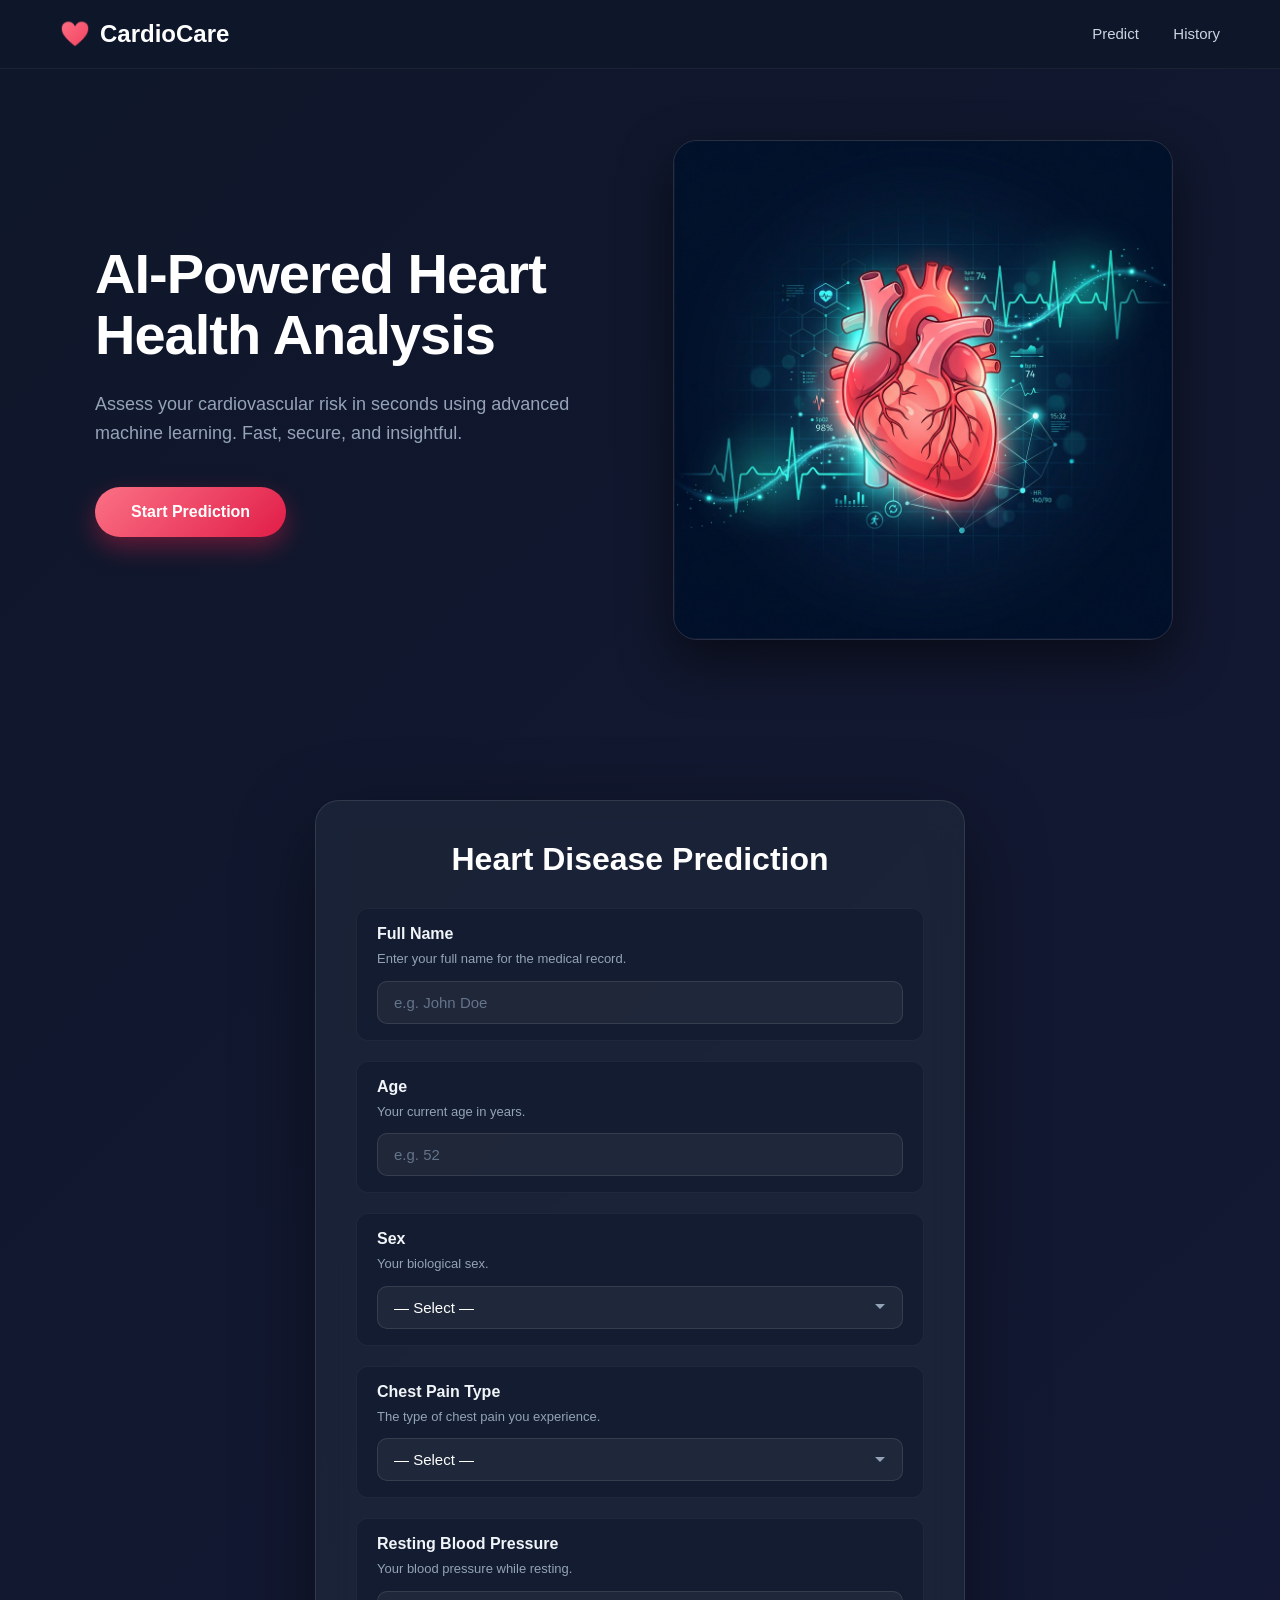
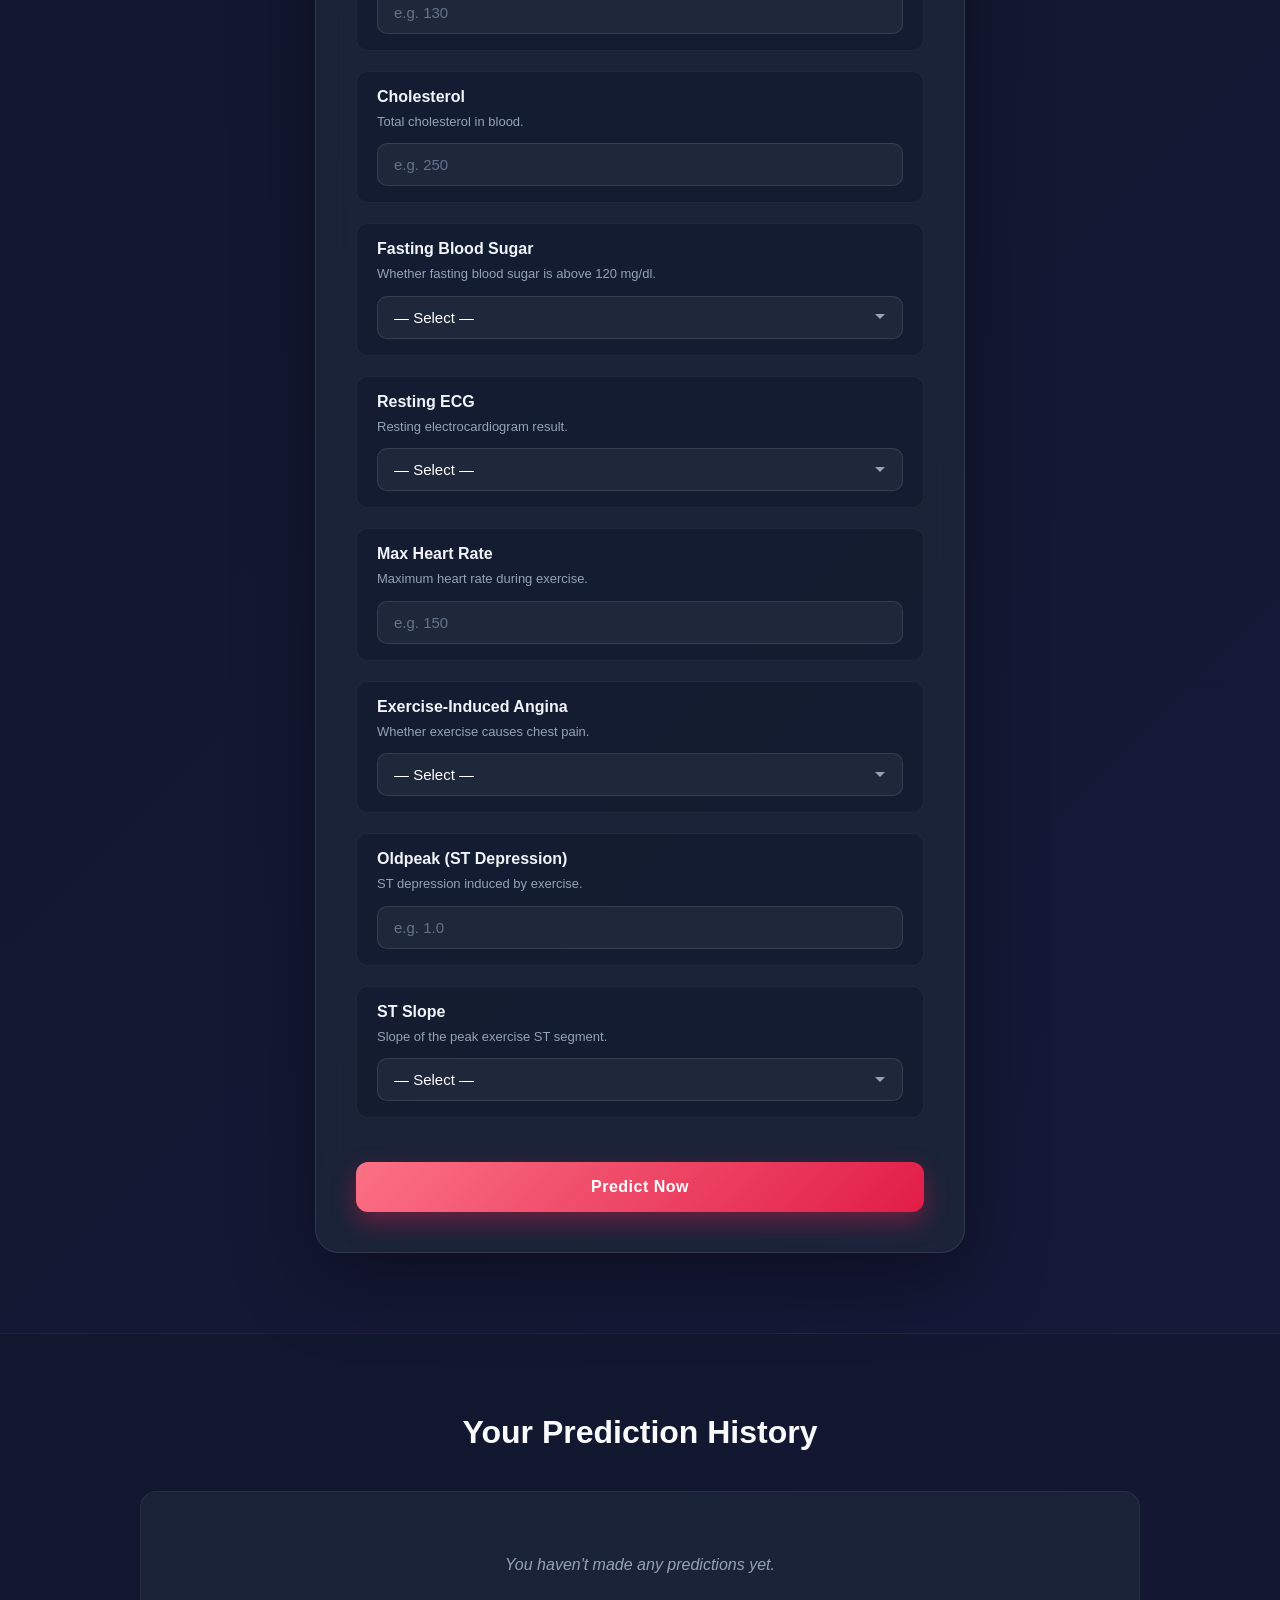
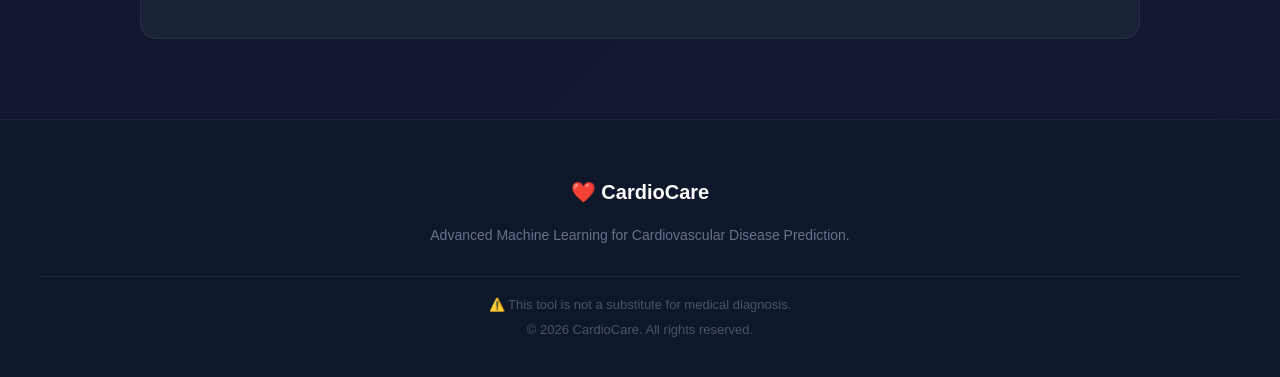
<file: templates/index.html>
<!DOCTYPE html>
<html lang="en">

<head>
  <meta charset="UTF-8">
  <meta name="viewport" content="width=device-width, initial-scale=1.0">
  <title>CardioCare | Advanced Heart Disease Prediction</title>
  <link rel="stylesheet" href="/static/style.css">

  <style>
    .alert-popup {
      display: none;
      position: fixed;
      top: 20px;
      left: 50%;
      transform: translateX(-50%);
      background-color: #f43f5e;
      color: white;
      padding: 15px 25px;
      border-radius: 8px;
      box-shadow: 0 4px 12px rgba(0, 0, 0, 0.3);
      z-index: 1000;
      font-size: 14px;
      font-weight: 500;
      animation: slideDown 0.3s ease-out;
      max-width: 90%;
      text-align: center;
    }

    .alert-popup.show {
      display: block;
    }

    @keyframes slideDown {
      from {
        opacity: 0;
        transform: translateX(-50%) translateY(-20px);
      }

      to {
        opacity: 1;
        transform: translateX(-50%) translateY(0);
      }
    }
  </style>
</head>

<body>

  <!-- HEADER -->
  <header>
    <div class="header-container">
      <a href="/" class="logo"><span>❤️</span> CardioCare</a>

      <nav>
        <a href="#predict">Predict</a>
        <a href="#history">History</a>
      </nav>
    </div>
  </header>

  <!-- HERO -->
  <section class="hero">
    <div class="hero-content">
      <h1>AI-Powered Heart Health Analysis</h1>

      <p>
        Assess your cardiovascular risk in seconds using advanced
        machine learning. Fast, secure, and insightful.
      </p>

      <a href="#predict" class="btn-primary">Start Prediction</a>
    </div>

    <div class="hero-image">
      <img src="/static/heart_hero.png" alt="Medical Technology Heart">
    </div>
  </section>

  <div id="alert" class="alert-popup"></div>

  <!-- PREDICTION -->
  <section id="predict" class="prediction-section">

    <div class="form-container">

      <h2>Heart Disease Prediction</h2>

      <form id="form">

        <!-- FULL NAME -->
        <div class="field-group">
          <div class="field-header">
            <h3>Full Name</h3>
            <p class="field-desc">
              Enter your full name for the medical record.
            </p>
          </div>

          <input
            id="patientName"
            placeholder="e.g. John Doe"
            type="text"
            data-label="Name"
          >
        </div>

        <!-- AGE -->
        <div class="field-group">
          <div class="field-header">
            <h3>Age</h3>
            <p class="field-desc">
              Your current age in years.
            </p>
          </div>

          <input
            name="age"
            placeholder="e.g. 52"
            type="number"
            min="0"
            max="120"
            data-label="Age"
          >
        </div>

        <!-- SEX -->
        <div class="field-group">
          <div class="field-header">
            <h3>Sex</h3>
            <p class="field-desc">
              Your biological sex.
            </p>
          </div>

          <select name="sex" data-label="Sex">
            <option value="" disabled selected>— Select —</option>
            <option value="1">Male</option>
            <option value="0">Female</option>
          </select>
        </div>

        <!-- CHEST PAIN TYPE -->
        <div class="field-group">
          <div class="field-header">
            <h3>Chest Pain Type</h3>
            <p class="field-desc">
              The type of chest pain you experience.
            </p>
          </div>

          <select name="chest pain type" data-label="Chest Pain Type">
            <option value="" disabled selected>— Select —</option>
            <option value="0">Typical Angina</option>
            <option value="1">Atypical Angina</option>
            <option value="2">Non-Anginal Pain</option>
            <option value="3">Asymptomatic (No Pain)</option>
          </select>
        </div>

        <!-- RESTING BP -->
        <div class="field-group">
          <div class="field-header">
            <h3>Resting Blood Pressure</h3>
            <p class="field-desc">
              Your blood pressure while resting.
            </p>
          </div>

          <input
            name="resting bp s"
            placeholder="e.g. 130"
            type="number"
            min="80"
            max="200"
            data-label="Resting Blood Pressure"
          >
        </div>

        <!-- CHOLESTEROL -->
        <div class="field-group">
          <div class="field-header">
            <h3>Cholesterol</h3>
            <p class="field-desc">
              Total cholesterol in blood.
            </p>
          </div>

          <input
            name="cholesterol"
            placeholder="e.g. 250"
            type="number"
            min="100"
            max="500"
            data-label="Cholesterol"
          >
        </div>

        <!-- FASTING BLOOD SUGAR -->
        <div class="field-group">
          <div class="field-header">
            <h3>Fasting Blood Sugar</h3>
            <p class="field-desc">
              Whether fasting blood sugar is above 120 mg/dl.
            </p>
          </div>

          <select
            name="fasting blood sugar"
            data-label="Fasting Blood Sugar"
          >
            <option value="" disabled selected>— Select —</option>
            <option value="1">Yes (> 120 mg/dl)</option>
            <option value="0">No (≤ 120 mg/dl)</option>
          </select>
        </div>

        <!-- RESTING ECG -->
        <div class="field-group">
          <div class="field-header">
            <h3>Resting ECG</h3>
            <p class="field-desc">
              Resting electrocardiogram result.
            </p>
          </div>

          <select
            name="resting ecg"
            data-label="Resting ECG"
          >
            <option value="" disabled selected>— Select —</option>
            <option value="0">Normal</option>
            <option value="1">ST-T Wave Abnormality</option>
            <option value="2">Left Ventricular Hypertrophy</option>
          </select>
        </div>

        <!-- MAX HEART RATE -->
        <div class="field-group">
          <div class="field-header">
            <h3>Max Heart Rate</h3>
            <p class="field-desc">
              Maximum heart rate during exercise.
            </p>
          </div>

          <input
            name="max heart rate"
            placeholder="e.g. 150"
            type="number"
            min="60"
            max="202"
            data-label="Max Heart Rate"
          >
        </div>

        <!-- EXERCISE ANGINA -->
        <div class="field-group">
          <div class="field-header">
            <h3>Exercise-Induced Angina</h3>
            <p class="field-desc">
              Whether exercise causes chest pain.
            </p>
          </div>

          <select
            name="exercise angina"
            data-label="Exercise-Induced Angina"
          >
            <option value="" disabled selected>— Select —</option>
            <option value="1">Yes</option>
            <option value="0">No</option>
          </select>
        </div>

        <!-- OLDPEAK -->
        <div class="field-group">
          <div class="field-header">
            <h3>Oldpeak (ST Depression)</h3>
            <p class="field-desc">
              ST depression induced by exercise.
            </p>
          </div>

          <input
            name="oldpeak"
            placeholder="e.g. 1.0"
            type="number"
            step="0.1"
            min="0"
            max="6.2"
            data-label="Oldpeak"
          >
        </div>

        <!-- ST SLOPE -->
        <div class="field-group">
          <div class="field-header">
            <h3>ST Slope</h3>
            <p class="field-desc">
              Slope of the peak exercise ST segment.
            </p>
          </div>

          <select
            name="ST slope"
            data-label="ST Slope"
          >
            <option value="" disabled selected>— Select —</option>
            <option value="0">Upsloping (Normal)</option>
            <option value="1">Flat</option>
            <option value="2">Downsloping</option>
          </select>
        </div>

        <!-- SUBMIT -->
        <button type="submit" class="submit-btn">
          Predict Now
        </button>

      </form>
    </div>
  </section>

  <!-- HISTORY -->
  <section id="history" class="history-section">

    <div class="history-container">

      <h2>Your Prediction History</h2>

      <div class="table-wrapper">

        <table id="historyTable">

          <thead>
            <tr>
              <th>Date</th>
              <th>Name</th>
              <th>Age</th>
              <th>Sex</th>
              <th>Risk Level</th>
              <th>Probability</th>
            </tr>
          </thead>

          <tbody id="historyBody"></tbody>

        </table>

        <div id="emptyHistory" style="display: none;">
          You haven't made any predictions yet.
        </div>

      </div>
    </div>
  </section>

  <!-- FOOTER -->
  <footer>

    <div class="footer-container">

      <div class="footer-logo">
        <span>❤️</span> CardioCare
      </div>

      <p class="footer-desc">
        Advanced Machine Learning for Cardiovascular Disease Prediction.
      </p>

      <div class="footer-bottom">

        <p>
          ⚠️ This tool is not a substitute for medical diagnosis.
        </p>

        <p style="margin-top: 10px;">
          &copy; 2026 CardioCare. All rights reserved.
        </p>

      </div>
    </div>
  </footer>

  <script>

    // ALERTS

    let alertTimeout;

    const alertPopup = document.getElementById('alert');

    function showAlert(message) {

      alertPopup.textContent = message;

      alertPopup.classList.add('show');

      clearTimeout(alertTimeout);

      alertTimeout = setTimeout(() => {

        alertPopup.classList.remove('show');

      }, 3000);
    }

    // VALIDATION

    function validateInput(input) {

      const value = parseFloat(input.value);

      const min = parseFloat(input.min);

      const max = parseFloat(input.max);

      const label = input.dataset.label || input.name;

      if (input.value === '') {

        input.classList.remove('error');

        return true;
      }

      if (isNaN(value)) {

        input.classList.add('error');

        showAlert(`${label} must be a valid number`);

        return false;
      }

      if (value < min) {

        input.classList.add('error');

        showAlert(`${label} cannot be less than ${min}`);

        return false;
      }

      if (value > max) {

        input.classList.add('error');

        showAlert(`${label} cannot be greater than ${max}`);

        return false;
      }

      input.classList.remove('error');

      return true;
    }

    const inputs = document.querySelectorAll('input[type="number"]');

    const selects = document.querySelectorAll('select');

    inputs.forEach(input => {

      input.addEventListener('blur', function () {

        if (this.value !== '') validateInput(this);

      });

      input.addEventListener('input', function () {

        this.classList.remove('error');

      });
    });

    selects.forEach(sel => {

      sel.addEventListener('change', function () {

        this.classList.remove('error');

      });
    });

    // HISTORY

    function loadHistory() {

      const history = JSON.parse(
        localStorage.getItem('cardioHistory') || '[]'
      );

      const tbody = document.getElementById('historyBody');

      const emptyMsg = document.getElementById('emptyHistory');

      const table = document.getElementById('historyTable');

      if (history.length === 0) {

        table.style.display = 'none';

        emptyMsg.style.display = 'block';

        return;
      }

      table.style.display = 'table';

      emptyMsg.style.display = 'none';

      tbody.innerHTML = '';

      history.forEach(item => {

        const row = document.createElement('tr');

        let badgeClass = 'badge-low';

        let riskText = 'Low';

        const prob = parseFloat(item.probability);

        if (prob >= 60) {

          badgeClass = 'badge-high';

          riskText = 'High';

        }

        else if (prob >= 30) {

          badgeClass = 'badge-mild';

          riskText = 'Mild';
        }

        row.innerHTML = `
          <td>${item.date}</td>
          <td>${item.name || 'N/A'}</td>
          <td>${item.age}</td>
          <td>${item.sex}</td>
          <td><span class="badge ${badgeClass}">${riskText} Risk</span></td>
          <td>${item.probability}</td>
        `;

        tbody.appendChild(row);
      });
    }

    document.addEventListener('DOMContentLoaded', loadHistory);

    // SUBMIT

    document.getElementById("form").onsubmit = async function (e) {

      e.preventDefault();

      let isValid = true;

      const nameInput = document.getElementById('patientName');

      if (nameInput.value.trim() === '') {

        nameInput.classList.add('error');

        isValid = false;

      } else {

        nameInput.classList.remove('error');
      }

      inputs.forEach(input => {

        if (input.value === '') {

          input.classList.add('error');

          isValid = false;

        } else if (!validateInput(input)) {

          isValid = false;
        }
      });

      selects.forEach(sel => {

        if (!sel.value) {

          sel.classList.add('error');

          isValid = false;
        }
      });

      if (!isValid) {

        showAlert(
          'Please correctly fill in all fields before submitting'
        );

        return;
      }

      const formData = new FormData(this);

      try {

        const response = await fetch("/predict", {
          method: "POST",
          body: formData
        });

        const data = await response.json();

        const probabilityPercent =
          (data.probability * 100).toFixed(1);

        const record = {

          date:
            new Date().toLocaleDateString()
            + ' '
            + new Date().toLocaleTimeString([], {
              hour: '2-digit',
              minute: '2-digit'
            }),

          name: nameInput.value.trim(),

          age: formData.get('age'),

          sex:
            formData.get('sex') === '1'
              ? 'Male'
              : 'Female',

          prediction: data.prediction,

          probability: probabilityPercent + '%'
        };

        const history = JSON.parse(
          localStorage.getItem('cardioHistory') || '[]'
        );

        history.unshift(record);

        localStorage.setItem(
          'cardioHistory',
          JSON.stringify(history)
        );

        window.location.href =
          "/recommendations?probability="
          + data.probability.toFixed(4)
          + "&prediction="
          + data.prediction
          + "&name="
          + encodeURIComponent(nameInput.value.trim());

      } catch (error) {

        showAlert(
          'An error occurred while making the prediction.'
        );
      }
    };

  </script>

</body>

</html>
</file>
<file: static/style.css>
/* ====== BASE RESET ====== */
* {
    margin: 0;
    padding: 0;
    box-sizing: border-box;
}

html {
    scroll-behavior: smooth;
}

body {
    font-family: 'Segoe UI', Roboto, Helvetica, Arial, sans-serif;
    /* Premium dark animated gradient background */
    background: linear-gradient(135deg, #0f172a 0%, #1e1b4b 50%, #312e81 100%);
    background-size: 400% 400%;
    animation: gradientShift 15s ease infinite;
    color: #f8fafc;
    min-height: 100vh;
    display: flex;
    flex-direction: column;
}

@keyframes gradientShift {
    0% {
        background-position: 0% 50%;
    }

    50% {
        background-position: 100% 50%;
    }

    100% {
        background-position: 0% 50%;
    }
}

/* ====== HEADER ====== */
header {
    background: rgba(15, 23, 42, 0.85);
    backdrop-filter: blur(12px);
    -webkit-backdrop-filter: blur(12px);
    position: fixed;
    width: 100%;
    top: 0;
    z-index: 1000;
    border-bottom: 1px solid rgba(255, 255, 255, 0.05);
}

.header-container {
    max-width: 1200px;
    margin: 0 auto;
    padding: 20px;
    display: flex;
    justify-content: space-between;
    align-items: center;
}

.logo {
    font-size: 24px;
    font-weight: 800;
    color: #fff;
    display: flex;
    align-items: center;
    gap: 10px;
    text-decoration: none;
}

.logo span {
    background: linear-gradient(135deg, #fb7185, #f43f5e);
    -webkit-background-clip: text;
    -webkit-text-fill-color: transparent;
}

nav a {
    color: #cbd5e1;
    text-decoration: none;
    margin-left: 30px;
    font-weight: 500;
    font-size: 15px;
    transition: all 0.3s ease;
}

nav a:hover {
    color: #fb7185;
}

/* ====== HERO SECTION ====== */
.hero {
    display: flex;
    align-items: center;
    justify-content: space-between;
    max-width: 1200px;
    margin: 120px auto 60px;
    padding: 0 20px;
    min-height: 60vh;
    gap: 40px;
}

.hero-content {
    flex: 1;
    max-width: 550px;
    animation: slideRight 1s ease-out;
}

.hero-content h1 {
    font-size: 56px;
    line-height: 1.1;
    margin-bottom: 24px;
    color: #ffffff;
    font-weight: 800;
    letter-spacing: -1px;
}

.hero-content p {
    font-size: 18px;
    color: #94a3b8;
    margin-bottom: 40px;
    line-height: 1.6;
}

.btn-primary {
    display: inline-block;
    padding: 16px 36px;
    background: linear-gradient(135deg, #fb7185, #e11d48);
    color: #fff;
    text-decoration: none;
    border-radius: 50px;
    font-weight: 700;
    font-size: 16px;
    box-shadow: 0 10px 25px rgba(225, 29, 72, 0.4);
    transition: all 0.3s ease;
}

.btn-primary:hover {
    transform: translateY(-3px);
    box-shadow: 0 15px 35px rgba(225, 29, 72, 0.6);
}

.hero-image {
    flex: 1;
    display: flex;
    justify-content: center;
    animation: slideLeft 1s ease-out;
}

.hero-image img {
    max-width: 100%;
    width: 500px;
    border-radius: 24px;
    animation: float 6s ease-in-out infinite;
    box-shadow: 0 20px 50px rgba(0, 0, 0, 0.5);
    border: 1px solid rgba(255, 255, 255, 0.1);
}

@keyframes float {

    0%,
    100% {
        transform: translateY(0);
    }

    50% {
        transform: translateY(-20px);
    }
}

@keyframes slideRight {
    from {
        opacity: 0;
        transform: translateX(-40px);
    }

    to {
        opacity: 1;
        transform: translateX(0);
    }
}

@keyframes slideLeft {
    from {
        opacity: 0;
        transform: translateX(40px);
    }

    to {
        opacity: 1;
        transform: translateX(0);
    }
}

/* ====== PREDICTION FORM SECTION ====== */
.prediction-section {
    padding: 80px 20px;
    display: flex;
    justify-content: center;
    position: relative;
}

.form-container {
    background: rgba(30, 41, 59, 0.7);
    backdrop-filter: blur(16px);
    -webkit-backdrop-filter: blur(16px);
    padding: 40px;
    border-radius: 24px;
    width: 650px;
    max-width: 100%;
    box-shadow: 0 25px 80px rgba(0, 0, 0, 0.4);
    border: 1px solid rgba(255, 255, 255, 0.1);
}

.form-container h2 {
    text-align: center;
    margin-bottom: 30px;
    font-size: 32px;
    color: #ffffff;
    font-weight: 700;
}

.field-group {
    margin-bottom: 20px;
    padding: 16px 20px;
    border-radius: 12px;
    background: rgba(15, 23, 42, 0.5);
    border: 1px solid rgba(255, 255, 255, 0.05);
    transition: all 0.3s ease;
}

.field-group:hover {
    border-color: rgba(251, 113, 133, 0.4);
    background: rgba(15, 23, 42, 0.8);
    transform: translateX(4px);
}

.field-header h3 {
    font-size: 16px;
    font-weight: 600;
    color: #f1f5f9;
    margin-bottom: 6px;
}

.field-desc {
    font-size: 13px;
    color: #94a3b8;
    line-height: 1.5;
    margin-bottom: 12px;
}

/* Inputs & Selects */
input,
select {
    width: 100%;
    padding: 12px 16px;
    border-radius: 10px;
    border: 1px solid rgba(255, 255, 255, 0.1);
    background: rgba(255, 255, 255, 0.05);
    color: #ffffff;
    font-size: 15px;
    outline: none;
    transition: all 0.3s ease;
}

input::placeholder {
    color: #64748b;
}

input:focus,
select:focus {
    border-color: #fb7185;
    background: rgba(255, 255, 255, 0.1);
    box-shadow: 0 0 0 4px rgba(251, 113, 133, 0.15);
}

select {
    appearance: none;
    -webkit-appearance: none;
    background-image: url("data:image/svg+xml,%3Csvg xmlns='http://www.w3.org/2000/svg' width='12' height='12' viewBox='0 0 12 12'%3E%3Cpath fill='%2394a3b8' d='M6 8L1 3h10z'/%3E%3C/svg%3E");
    background-repeat: no-repeat;
    background-position: right 16px center;
    padding-right: 40px;
}

select option {
    background: #1e293b;
    color: #ffffff;
}

input.error,
select.error {
    border-color: #ef4444 !important;
    background: rgba(239, 68, 68, 0.1) !important;
}

/* Form Button */
.submit-btn {
    width: 100%;
    padding: 16px;
    margin-top: 24px;
    border: none;
    border-radius: 12px;
    background: linear-gradient(135deg, #fb7185, #e11d48);
    color: white;
    font-weight: 700;
    font-size: 16px;
    letter-spacing: 0.5px;
    cursor: pointer;
    transition: all 0.3s ease;
    box-shadow: 0 10px 25px rgba(225, 29, 72, 0.4);
}

.submit-btn:hover {
    transform: translateY(-2px);
    box-shadow: 0 15px 35px rgba(225, 29, 72, 0.6);
}

/* ====== HISTORY SECTION ====== */
.history-section {
    padding: 80px 20px;
    background: rgba(15, 23, 42, 0.4);
    border-top: 1px solid rgba(255, 255, 255, 0.05);
}

.history-container {
    max-width: 1000px;
    margin: 0 auto;
}

.history-container h2 {
    font-size: 32px;
    margin-bottom: 40px;
    text-align: center;
}

.table-wrapper {
    background: rgba(30, 41, 59, 0.7);
    backdrop-filter: blur(12px);
    border-radius: 16px;
    padding: 24px;
    border: 1px solid rgba(255, 255, 255, 0.05);
    overflow-x: auto;
}

table {
    width: 100%;
    border-collapse: collapse;
}

th,
td {
    padding: 16px;
    text-align: left;
    border-bottom: 1px solid rgba(255, 255, 255, 0.05);
}

th {
    font-weight: 600;
    color: #94a3b8;
    text-transform: uppercase;
    font-size: 12px;
    letter-spacing: 1px;
}

td {
    color: #f1f5f9;
    font-size: 15px;
}

tr:last-child td {
    border-bottom: none;
}

.badge {
    padding: 6px 12px;
    border-radius: 20px;
    font-size: 12px;
    font-weight: 600;
}

.badge-low {
    background: rgba(34, 197, 94, 0.2);
    color: #4ade80;
}

.badge-mild {
    background: rgba(234, 179, 8, 0.2);
    color: #fde047;
}

.badge-high {
    background: rgba(239, 68, 68, 0.2);
    color: #f87171;
}

#emptyHistory {
    text-align: center;
    color: #94a3b8;
    padding: 40px;
    font-style: italic;
}

/* ====== FOOTER ====== */
footer {
    background: #0f172a;
    padding: 60px 20px 40px;
    margin-top: auto;
    border-top: 1px solid rgba(255, 255, 255, 0.05);
}

.footer-container {
    max-width: 1200px;
    margin: 0 auto;
    text-align: center;
}

.footer-logo {
    font-size: 20px;
    font-weight: 800;
    color: #fff;
    margin-bottom: 20px;
}

.footer-logo span {
    color: #fb7185;
}

.footer-desc {
    color: #64748b;
    font-size: 14px;
    max-width: 500px;
    margin: 0 auto 30px;
    line-height: 1.6;
}

.footer-bottom {
    color: #475569;
    font-size: 13px;
    padding-top: 20px;
    border-top: 1px solid rgba(255, 255, 255, 0.05);
}

/* ====== RESPONSIVE ====== */
@media (max-width: 900px) {
    .hero {
        flex-direction: column;
        text-align: center;
        margin-top: 100px;
    }

    .hero-content h1 {
        font-size: 40px;
    }

    .hero-content p {
        margin: 0 auto 30px;
    }

    .hero-image {
        margin-top: 30px;
    }
}

@media (max-width: 600px) {
    .form-container {
        padding: 24px;
    }

    .prediction-section {
        padding: 40px 15px;
    }

    header .header-container {
        flex-direction: column;
        gap: 15px;
    }

    nav a {
        margin: 0 10px;
    }
}

/* Reuse existing recommendation page styles here */
.rec-container {
    width: 700px;
    max-width: 95%;
    margin: 120px auto 40px;
    color: #1e293b;
}

.rec-body {
    background: #ffffff;
    padding: 32px;
    border-radius: 20px;
    box-shadow: 0 20px 60px rgba(0, 0, 0, 0.3);
}

.risk-banner {
    text-align: center;
    padding: 40px 20px;
    border-radius: 20px;
    margin-bottom: 30px;
    animation: fadeSlideDown 0.5s ease;
    box-shadow: 0 10px 30px rgba(0, 0, 0, 0.2);
}

/* ... existing risk-banner styles adapted slightly ... */
.risk-low {
    background: linear-gradient(135deg, #10b981, #34d399);
    color: #fff;
}

.risk-mild {
    background: linear-gradient(135deg, #f59e0b, #fbbf24);
    color: #fff;
}

.risk-high {
    background: linear-gradient(135deg, #ef4444, #f87171);
    color: #fff;
}

.risk-icon {
    font-size: 56px;
    margin-bottom: 12px;
}

.risk-banner h1 {
    font-size: 32px;
    margin-bottom: 8px;
}

.rec-cards {
    display: grid;
    grid-template-columns: repeat(2, 1fr);
    gap: 16px;
    margin-bottom: 30px;
}

.rec-card {
    background: #f8fafc;
    border: 1px solid #e2e8f0;
    border-radius: 16px;
    padding: 20px;
    transition: all 0.3s ease;
}

.rec-card:hover {
    transform: translateY(-4px);
    box-shadow: 0 10px 25px rgba(0, 0, 0, 0.05);
}

.rec-card h3 {
    font-size: 16px;
    color: #0f172a;
    margin-bottom: 8px;
    font-weight: 700;
}

.rec-card p {
    font-size: 14px;
    color: #475569;
    line-height: 1.6;
}

.rec-card-urgent {
    border-color: #fca5a5;
    background: #fff5f5;
}

.back-btn {
    display: block;
    text-align: center;
    padding: 16px;
    border-radius: 12px;
    background: #0f172a;
    color: white;
    font-weight: bold;
    text-decoration: none;
    transition: all 0.3s ease;
}

.back-btn:hover {
    background: #1e293b;
}
</file>
